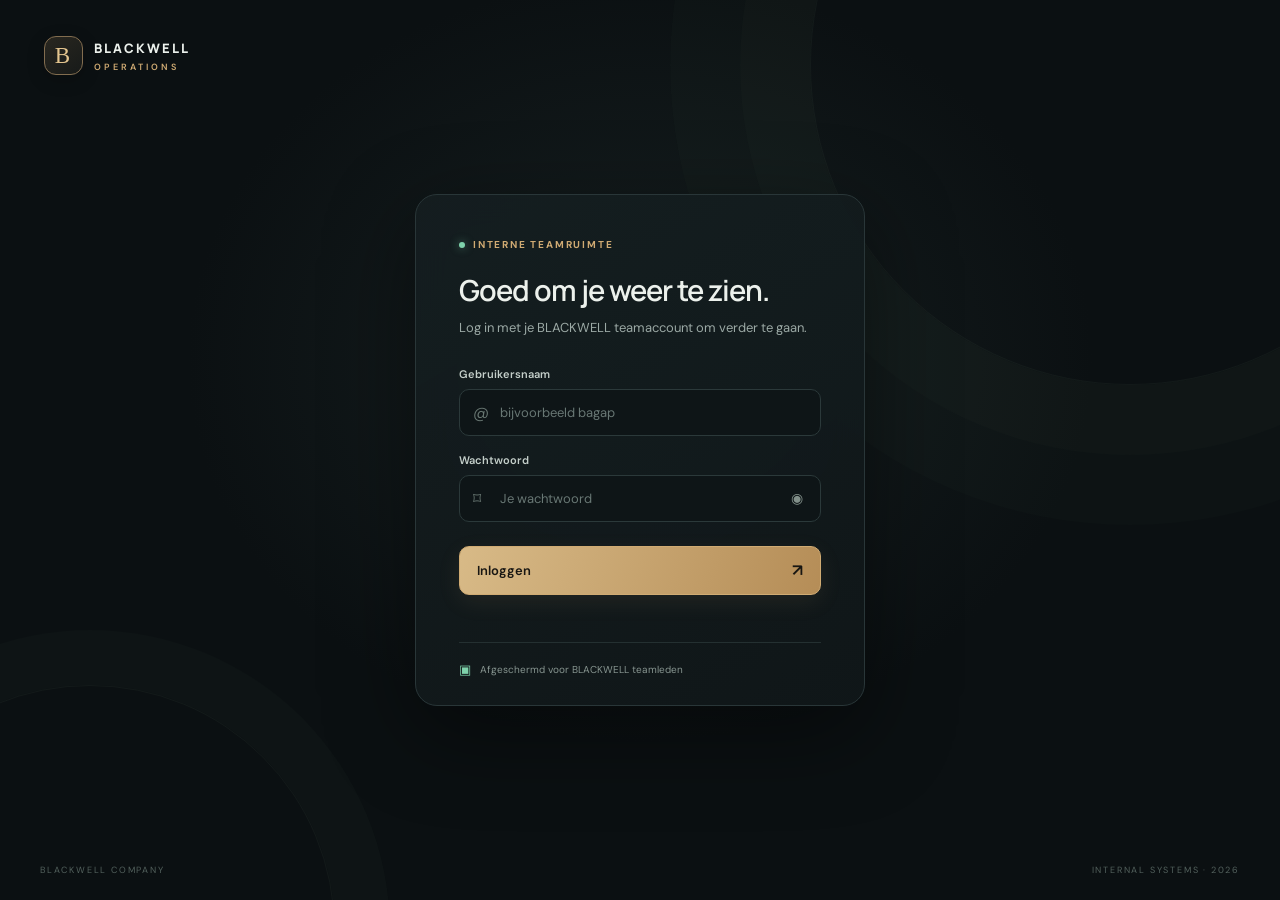
<file: operations/index.html>
<!doctype html>
<html lang="nl">
<head>
  <meta charset="utf-8">
  <meta name="viewport" content="width=device-width, initial-scale=1">
  <meta name="theme-color" content="#0b1012">
  <meta name="description" content="BLACKWELL OPERATIONS — interne werkruimte voor voorraad, listings en verkoop.">
  <title>BLACKWELL OPERATIONS</title>
  <link rel="preconnect" href="https://fonts.googleapis.com">
  <link rel="preconnect" href="https://fonts.gstatic.com" crossorigin>
  <link href="https://fonts.googleapis.com/css2?family=DM+Sans:wght@400;500;600;700&family=Manrope:wght@400;500;600;700;800&display=swap" rel="stylesheet">
  <link rel="stylesheet" href="styles.css">
</head>
<body>
  <section id="loginScreen" class="auth-shell">
    <div class="auth-orb auth-orb-one"></div><div class="auth-orb auth-orb-two"></div>
    <div class="auth-brand"><div class="brand-mark">B</div><div><span>BLACKWELL</span><small>OPERATIONS</small></div></div>
    <div class="auth-card">
      <div class="auth-kicker"><span class="live-dot"></span> INTERNE TEAMRUIMTE</div>
      <h1>Goed om je weer te zien.</h1>
      <p class="auth-copy">Log in met je BLACKWELL teamaccount om verder te gaan.</p>
      <form id="loginForm" autocomplete="on">
        <label for="loginUsername">Gebruikersnaam</label>
        <div class="field-wrap"><span class="field-icon">@</span><input id="loginUsername" name="username" type="text" autocomplete="username" placeholder="bijvoorbeeld bagap" required></div>
        <label for="loginPassword">Wachtwoord</label>
        <div class="field-wrap"><span class="field-icon">⌑</span><input id="loginPassword" name="password" type="password" autocomplete="current-password" placeholder="Je wachtwoord" required><button class="reveal-btn" type="button" data-reveal="loginPassword" aria-label="Toon wachtwoord">◉</button></div>
        <button class="button button-primary button-wide" type="submit"><span>Inloggen</span><span class="button-arrow">↗</span></button>
        <p id="loginError" class="form-error" role="alert"></p>
      </form>
      <div class="auth-foot"><span class="lock-icon">▣</span> Afgeschermd voor BLACKWELL teamleden</div>
    </div>
    <div class="auth-footer"><span>BLACKWELL COMPANY</span><span>INTERNAL SYSTEMS · 2026</span></div>
  </section>

  <div id="appShell" class="app-shell hidden">
    <aside class="sidebar">
      <div class="brand-lockup"><div class="brand-mark">B</div><div><div class="brand-title">BLACKWELL</div><div class="brand-caption">OPERATIONS</div></div></div>
      <div class="workspace-chip"><span class="workspace-badge">✦</span><span><strong>Company workspace</strong><small>Teamomgeving</small></span><span class="chevron">⌄</span></div>
      <nav class="main-nav" aria-label="Hoofdnavigatie">
        <div class="nav-section-label">WERKRUIMTE</div>
        <button class="nav-item active" data-page="overview"><span class="nav-symbol">◫</span><span>Overzicht</span><span class="nav-active-mark"></span></button>
        <button class="nav-item" data-page="inventory"><span class="nav-symbol">▤</span><span>Producten & voorraad</span><span class="nav-count" id="navProductCount">0</span></button>
        <button class="nav-item" data-page="listings"><span class="nav-symbol">↗</span><span>Listing drafts</span><span class="nav-count" id="navListingCount">0</span></button>
        <button class="nav-item" data-page="sales"><span class="nav-symbol">◷</span><span>Verkoop & winst</span></button>
        <button class="nav-item" data-page="tasks"><span class="nav-symbol">✓</span><span>Teamtaken</span><span class="nav-count" id="navTaskCount">0</span></button>
        <div class="nav-section-label nav-gap">BEHEER</div>
        <button class="nav-item admin-only hidden" data-page="team"><span class="nav-symbol">♧</span><span>Medewerkers</span></button>
        <button class="nav-item" data-page="profile"><span class="nav-symbol">⚙</span><span>Mijn profiel</span></button>
      </nav>
      <div class="sidebar-bottom">
        <div class="secure-card"><span class="secure-icon">◈</span><div><strong>Beveiligde omgeving</strong><small>Alleen ingelogde teamleden</small></div><span class="secure-pulse"></span></div>
        <div class="sidebar-user"><div class="avatar" id="sidebarAvatar">B</div><div class="user-meta"><strong id="sidebarName">BLACKWELL</strong><span id="sidebarRole">Team</span></div><button id="logoutButton" class="icon-button logout-icon" title="Uitloggen" aria-label="Uitloggen">↗</button></div>
      </div>
    </aside>

    <main class="main-area">
      <header class="topbar">
        <div class="breadcrumbs"><span>BLACKWELL</span><span class="crumb-divider">/</span><strong id="breadcrumbCurrent">Overzicht</strong></div>
        <div class="topbar-actions"><div class="sync-status"><span class="live-dot"></span><span>Live gesynchroniseerd</span></div><button class="icon-button" id="refreshButton" title="Ververs gegevens" aria-label="Ververs">⟳</button><button class="top-avatar" id="topAvatar">B</button></div>
      </header>
      <div id="pageContent" class="page-content"></div>
    </main>
  </div>
  <div id="modalRoot"></div>
  <div id="toastRoot" class="toast-root" aria-live="polite"></div>
  <script type="module" src="app.js"></script>
</body>
</html>
</file>
<file: operations/styles.css>
:root{color-scheme:dark;--bg:#0b1012;--sidebar:#0e1416;--panel:#111a1d;--panel-2:#151f22;--panel-3:#192528;--line:#253134;--line-soft:#1d292c;--text:#ecf1ec;--muted:#9ba9a5;--quiet:#687772;--gold:#d0ab73;--green:#7ed2ab;--red:#ed998d;--blue:#8eb9db;--violet:#b5a0e0;--radius:15px;font-family:'DM Sans',Arial,sans-serif;color:var(--text);background:var(--bg)}
*{box-sizing:border-box}body{margin:0;min-width:320px;min-height:100vh;background:var(--bg);color:var(--text)}button,input,select,textarea{font:inherit}button{cursor:pointer}button:focus-visible,input:focus-visible,select:focus-visible,textarea:focus-visible{outline:2px solid var(--gold);outline-offset:2px}button:disabled{opacity:.55;cursor:wait}.hidden{display:none!important}
.auth-shell{min-height:100vh;display:grid;place-items:center;position:relative;overflow:hidden;padding:28px;background:radial-gradient(ellipse at 50% 40%,#172021 0,transparent 50%),#0b1012}.auth-orb{position:absolute;border:1px solid #71806d15;border-radius:50%;pointer-events:none}.auth-orb-one{width:640px;height:640px;top:-255px;right:-170px;box-shadow:0 0 0 70px #71806d08,0 0 0 140px #71806d05}.auth-orb-two{width:490px;height:490px;bottom:-275px;left:-155px;box-shadow:0 0 0 55px #71806d07}.auth-brand{position:absolute;top:36px;left:44px;display:flex;align-items:center;gap:11px;font-family:Manrope,sans-serif;font-weight:800;font-size:13px;letter-spacing:2px}.auth-brand small{display:block;color:var(--gold);font:600 9px 'DM Sans',sans-serif;letter-spacing:3px;margin-top:4px}.brand-mark{width:39px;height:39px;display:grid;place-items:center;border:1px solid #826d4f;border-radius:12px;background:linear-gradient(145deg,#292720,#171a19);color:#e4c58f;font:23px Georgia,serif;box-shadow:0 5px 18px #0003}.auth-card{width:min(100%,450px);position:relative;border:1px solid #293638;background:linear-gradient(150deg,#151e20f5,#101719f7);padding:43px 43px 27px;border-radius:22px;box-shadow:0 26px 90px #0007;backdrop-filter:blur(16px)}.auth-kicker,.eyebrow{display:flex;align-items:center;gap:8px;color:var(--gold);font-size:10px;font-weight:700;letter-spacing:1.8px;text-transform:uppercase}.auth-card h1{font:600 29px Manrope,sans-serif;letter-spacing:-1px;margin:19px 0 8px}.auth-copy{font-size:13px;color:var(--muted);margin:0 0 28px;line-height:1.55}.auth-card label,.field-label{display:block;font-size:11px;font-weight:600;color:#c4cfca;margin:17px 0 8px}.field-wrap{position:relative;display:flex;align-items:center}.field-icon{position:absolute;left:14px;color:var(--quiet);font-size:16px;pointer-events:none}.field-wrap input{width:100%;height:47px;border:1px solid #2b393a;border-radius:10px;color:var(--text);background:#0e1517;padding:0 43px 0 40px;font-size:13px;transition:border .18s}.field-wrap input::placeholder{color:#687774}.field-wrap input:focus{border-color:#8b744e;outline:none;box-shadow:0 0 0 3px #d0ab7315}.reveal-btn{position:absolute;right:9px;width:30px;height:30px;border:0;background:none;color:#82908a;font-size:14px}.button{height:42px;display:inline-flex;align-items:center;justify-content:center;gap:12px;border:1px solid #3a4847;border-radius:10px;padding:0 15px;color:#dce5de;background:#172022;font-weight:600;font-size:12px;transition:.18s}.button:hover{background:#202d2e;border-color:#495b58}.button-primary{border-color:#d0ab73;background:linear-gradient(110deg,#d8ba87,#b58d57);color:#181612;box-shadow:0 7px 23px #d0ab7317}.button-primary:hover{border-color:#ecd4a9;background:linear-gradient(110deg,#e7cca0,#c6a06b);color:#111}.button-wide{width:100%;height:49px;justify-content:space-between;padding:0 17px;margin-top:24px;font-size:13px}.button-arrow{font-size:17px}.button-quiet{background:transparent;border-color:var(--line);color:var(--muted)}.button-danger{color:#e9a69d;border-color:#6a3c38;background:#231717}.form-error{color:var(--red);font-size:11px;line-height:1.5;min-height:14px;margin:12px 0 0}.auth-foot{border-top:1px solid #243031;padding-top:18px;margin-top:21px;display:flex;align-items:center;gap:9px;color:#879590;font-size:10px}.lock-icon{color:var(--green);font-size:13px}.auth-footer{position:absolute;bottom:24px;left:40px;right:40px;display:flex;justify-content:space-between;color:#53615d;font-size:9px;letter-spacing:1.8px}
.app-shell{min-height:100vh;display:grid;grid-template-columns:252px minmax(0,1fr);background:radial-gradient(ellipse at 91% 0,#17222350 0,transparent 28%),var(--bg)}.sidebar{height:100vh;position:sticky;top:0;border-right:1px solid var(--line-soft);background:#0d1315;display:flex;flex-direction:column;padding:24px 15px 14px;z-index:3}.brand-lockup{display:flex;align-items:center;gap:11px;padding:0 8px 26px}.brand-title{font:700 13px Manrope,sans-serif;letter-spacing:2px}.brand-caption{color:var(--gold);font-size:9px;letter-spacing:3px;margin-top:4px}.workspace-chip{height:53px;border:1px solid #263335;background:#121a1c;border-radius:11px;display:flex;align-items:center;gap:10px;padding:0 11px;margin:0 1px 22px}.workspace-badge{width:27px;height:27px;display:grid;place-items:center;border-radius:8px;background:#28271e;color:#e1bf83}.workspace-chip strong{display:block;font-size:10px;font-weight:600}.workspace-chip small{display:block;color:var(--quiet);font-size:9px;margin-top:3px}.chevron{margin-left:auto;color:var(--quiet)}.nav-section-label{padding:0 11px 8px;color:#63716d;font-size:9px;letter-spacing:1.7px;font-weight:700}.nav-gap{margin-top:23px}.main-nav{display:grid;align-content:start;gap:3px}.nav-item{position:relative;height:39px;width:100%;border:1px solid transparent;border-radius:9px;background:none;color:#9ba8a4;text-align:left;padding:0 10px;display:flex;align-items:center;gap:11px;font-size:11px;transition:.18s}.nav-item:hover{background:#151e20;color:#e3ebe4}.nav-item.active{background:#1a2425;border-color:#293536;color:#f1f1e9}.nav-symbol{width:18px;text-align:center;color:#bd9b67;font-size:15px}.nav-count{margin-left:auto;border:1px solid #344140;background:#202a2a;border-radius:6px;padding:2px 6px;color:#a9b6b0;font-size:9px}.nav-active-mark{position:absolute;left:-16px;width:2px;height:20px;border-radius:2px;background:var(--gold);display:none}.nav-item.active .nav-active-mark{display:block}.sidebar-bottom{margin-top:auto}.secure-card{display:flex;align-items:center;gap:9px;border:1px solid #253535;background:#111a1b;border-radius:10px;padding:11px 10px;margin:0 1px 14px}.secure-icon{color:var(--green);font-size:16px}.secure-card strong{display:block;color:#d1dad3;font-size:9px;font-weight:600}.secure-card small{display:block;color:#778782;font-size:8px;margin-top:4px}.secure-pulse{width:6px;height:6px;border-radius:50%;background:var(--green);box-shadow:0 0 8px #7ed2ab;margin-left:auto}.sidebar-user{border-top:1px solid var(--line-soft);padding:14px 3px 0;display:flex;align-items:center;gap:10px}.avatar,.top-avatar{width:32px;height:32px;display:grid;place-items:center;flex:0 0 auto;border:1px solid #806d4e;border-radius:10px;background:linear-gradient(145deg,#3a3324,#202523);color:#e6c78f;font:600 11px Manrope,sans-serif}.user-meta{min-width:0}.user-meta strong{display:block;overflow:hidden;text-overflow:ellipsis;white-space:nowrap;font-size:10px}.user-meta span{display:block;color:var(--quiet);font-size:9px;margin-top:3px}.icon-button{width:34px;height:34px;display:grid;place-items:center;border:1px solid transparent;border-radius:9px;background:none;color:#8c9b95;font-size:17px}.icon-button:hover{border-color:#33413e;background:#1b2525;color:#dce6dd}.logout-icon{margin-left:auto}.main-area{min-width:0}.topbar{height:66px;position:sticky;top:0;z-index:2;display:flex;align-items:center;justify-content:space-between;padding:0 34px;border-bottom:1px solid var(--line-soft);background:#0b1012eF;backdrop-filter:blur(14px)}.breadcrumbs{font-size:10px;color:#75827d;letter-spacing:.7px}.crumb-divider{padding:0 10px;color:#485450}.breadcrumbs strong{color:#d9e1da;font-weight:500}.topbar-actions{display:flex;align-items:center;gap:11px}.sync-status{display:flex;align-items:center;gap:7px;padding:7px 10px;border:1px solid #283635;border-radius:20px;color:#87978f;font-size:9px}.live-dot{width:6px;height:6px;border-radius:50%;background:var(--green);box-shadow:0 0 8px #7ed2ab8a}.top-avatar{width:29px;height:29px;border-radius:50%;font-size:10px}.page-content{max-width:1500px;margin:0 auto;padding:30px 34px 50px}.page-heading{display:flex;justify-content:space-between;align-items:flex-end;gap:20px;margin-bottom:22px}.eyebrow{margin:0 0 9px}.page-heading h1{font:600 25px Manrope,sans-serif;letter-spacing:-.8px;margin:0 0 6px}.page-subtitle{color:var(--muted);font-size:11px;line-height:1.5;margin:0}.heading-actions{display:flex;gap:8px;flex-wrap:wrap}.icon-plus{font-size:16px;line-height:0}.welcome-hero{position:relative;overflow:hidden;display:grid;grid-template-columns:1fr auto;align-items:center;gap:25px;min-height:173px;border:1px solid #494336;border-radius:17px;padding:25px 28px;margin-bottom:17px;background:radial-gradient(ellipse at 89% 19%,#d2a95b20 0,transparent 28%),linear-gradient(112deg,#182021,#171c1b 65%,#252119)}.welcome-hero:after{content:'B';position:absolute;right:147px;top:-60px;font:290px Georgia,serif;color:#cfad6810;pointer-events:none}.welcome-copy{position:relative;z-index:1}.welcome-copy .eyebrow{margin-bottom:11px}.welcome-copy h1{font:500 24px Manrope,sans-serif;letter-spacing:-.9px;margin:0 0 8px}.welcome-copy p{max-width:630px;color:#a9b4ae;line-height:1.55;font-size:11px;margin:0}.hero-pill{position:relative;z-index:1;white-space:nowrap;border:1px solid #5c503a;border-radius:22px;background:#2a281f;color:#e3c994;padding:9px 12px;font-size:10px}.hero-pill .live-dot{display:inline-block;margin-right:8px}.metric-grid{display:grid;grid-template-columns:repeat(4,minmax(0,1fr));gap:11px;margin-bottom:17px}.metric-card{position:relative;overflow:hidden;min-height:109px;border:1px solid var(--line);border-radius:13px;background:linear-gradient(150deg,#151e20,#111819);padding:15px 16px}.metric-card:after{content:'';position:absolute;width:80px;height:80px;right:-32px;bottom:-42px;border-radius:50%;border:1px solid #fff08}.metric-top{display:flex;align-items:center;justify-content:space-between;gap:8px;color:#9ba8a2;font-size:9px}.metric-icon{display:grid;place-items:center;width:25px;height:25px;border:1px solid #504733;background:#29261f;border-radius:8px;color:#e1c38c;font-size:12px}.metric-value{font:600 24px Manrope,sans-serif;letter-spacing:-.8px;margin-top:12px}.metric-note{color:#73817a;font-size:9px;margin-top:3px}.metric-note.positive{color:#81c6a2}.grid-two{display:grid;grid-template-columns:minmax(0,1.5fr) minmax(280px,.85fr);gap:13px;margin-bottom:13px}.panel{min-width:0;border:1px solid var(--line);border-radius:13px;background:linear-gradient(155deg,#141d1f,#101718);padding:17px}.panel-head{display:flex;justify-content:space-between;align-items:flex-start;gap:14px;margin-bottom:14px}.panel-title{font:600 13px Manrope,sans-serif;margin:0}.panel-subtitle{color:#798781;font-size:9px;margin:4px 0 0}.text-link{border:0;background:none;color:#d1ae76;font-size:9px;padding:4px}.text-link:hover{color:#f1d4a1}.table-wrap{overflow:auto}.data-table{width:100%;border-collapse:collapse;text-align:left;white-space:nowrap}.data-table th{padding:9px 9px;border-bottom:1px solid #293536;color:#75827e;font-size:8px;font-weight:700;letter-spacing:1px;text-transform:uppercase}.data-table td{padding:11px 9px;border-bottom:1px solid #202b2c;color:#c5d0c9;font-size:10px}.data-table tr:last-child td{border-bottom:0}.product-name{font-weight:600;color:#e1e8e1}.product-sku{display:block;font-size:8px;color:#73817b;margin-top:4px}.tag{display:inline-flex;align-items:center;gap:6px;border:1px solid #34403c;border-radius:20px;background:#172120;padding:5px 8px;color:#aab7ae;font-size:8px}.tag:before{content:'';width:5px;height:5px;border-radius:50%;background:var(--green)}.tag.gold{border-color:#4c4433;background:#24231d;color:#e0c58f}.tag.gold:before{background:var(--gold)}.tag.red{border-color:#583632;background:#271a19;color:#e8a096}.tag.red:before{background:var(--red)}.tag.blue{border-color:#334553;background:#182127;color:#a4c4db}.tag.blue:before{background:var(--blue)}.tag.violet{border-color:#453d56;background:#211e29;color:#c5b3e8}.tag.violet:before{background:var(--violet)}.empty-state{padding:27px 15px;text-align:center;color:#75837d;font-size:10px}.empty-state strong{display:block;color:#bdc9c1;font-size:11px;margin-bottom:6px}.empty-icon{width:36px;height:36px;display:grid;place-items:center;border:1px solid #354140;border-radius:12px;background:#182221;color:var(--gold);font-size:17px;margin:0 auto 10px}.task-list{display:grid;gap:8px}.task-row{display:grid;grid-template-columns:17px 1fr auto;gap:10px;align-items:center;border:1px solid #243032;border-radius:9px;background:#121a1b;padding:10px}.task-check{width:15px;height:15px;border:1px solid #54635c;border-radius:5px;background:none;color:#8fd3a8;font-size:10px;padding:0}.task-row.done .task-check{border-color:#4b7b62;background:#203529}.task-row.done .task-title{text-decoration:line-through;color:#83928a}.task-title{font-size:10px;color:#d9e1da;font-weight:500}.task-meta{color:#77847e;font-size:8px;margin-top:4px}.task-date{color:#899790;font-size:8px}.status-select{max-width:120px;border:1px solid #33403e;border-radius:7px;background:#121a1b;padding:6px 7px;color:#cbd5cd;font-size:9px}.filter-bar{display:flex;gap:9px;align-items:center;flex-wrap:wrap;margin-bottom:13px}.search-field{min-width:210px;flex:1;position:relative}.search-field span{position:absolute;left:11px;top:9px;color:#7f8d87}.search-field input{width:100%;height:34px;border:1px solid #293636;border-radius:8px;background:#11191a;color:#e2e9e2;padding:0 12px 0 31px;font-size:10px}.filter-select{height:34px;border:1px solid #293636;border-radius:8px;background:#11191a;color:#aebbb3;padding:0 27px 0 10px;font-size:9px}.profit-positive{color:#82cfaa!important}.profit-negative{color:#ef9e92!important}.avatar-small{width:25px;height:25px;display:inline-grid;place-items:center;border-radius:8px;background:#252920;border:1px solid #484637;color:#dfc58e;font-size:9px;font-weight:700}.listing-card-grid{display:grid;grid-template-columns:repeat(3,minmax(0,1fr));gap:12px}.listing-card{border:1px solid #2a3737;border-radius:12px;background:linear-gradient(150deg,#151e1e,#111819);padding:15px;display:flex;flex-direction:column;min-height:189px}.listing-top{display:flex;justify-content:space-between;align-items:center}.platform-mark{color:#d1ae76;font-size:9px;font-weight:700;letter-spacing:.7px}.listing-card h3{font:600 12px Manrope,sans-serif;line-height:1.4;margin:13px 0 7px}.listing-description{color:#82908a;font-size:9px;line-height:1.45;display:-webkit-box;-webkit-line-clamp:2;-webkit-box-orient:vertical;overflow:hidden}.listing-bottom{display:flex;justify-content:space-between;align-items:center;margin-top:auto;padding-top:15px}.listing-price{font:600 15px Manrope,sans-serif}.listing-actions{display:flex;gap:5px}.mini-action{width:27px;height:27px;border:1px solid #30403c;border-radius:7px;background:#172120;color:#aab8b0}.mini-action:hover{color:#efd099;border-color:#746244}.section-block{margin-top:16px}.profile-grid{display:grid;grid-template-columns:minmax(0,1fr) 280px;gap:14px}.profile-card{border:1px solid var(--line);border-radius:14px;background:linear-gradient(150deg,#151e20,#111819);padding:21px}.profile-identity{display:flex;align-items:center;gap:14px;padding-bottom:19px;border-bottom:1px solid #253131;margin-bottom:19px}.profile-large-avatar{width:54px;height:54px;border:1px solid #897451;border-radius:16px;display:grid;place-items:center;background:linear-gradient(145deg,#3c3423,#1c2422);color:#ebcb91;font:700 18px Manrope,sans-serif}.profile-identity h2{font:600 15px Manrope,sans-serif;margin:0 0 5px}.profile-identity p{font-size:10px;color:#8b9993;margin:0}.form-grid{display:grid;grid-template-columns:repeat(2,minmax(0,1fr));gap:0 14px}.form-control{display:block;width:100%;height:38px;border:1px solid #2b3939;border-radius:8px;background:#0e1517;color:#dfe7df;padding:0 10px;font-size:10px}.form-control.textarea{height:75px;resize:vertical;padding:10px}.theme-pickers{display:flex;gap:9px;margin-top:6px}.theme-choice{width:28px;height:28px;border:2px solid transparent;border-radius:50%;padding:0}.theme-choice.selected{outline:2px solid #e4cfaa;outline-offset:2px}.theme-choice[data-theme=gold]{background:#d0ab73}.theme-choice[data-theme=emerald]{background:#65c496}.theme-choice[data-theme=violet]{background:#ac8ce0}.theme-choice[data-theme=blue]{background:#75a9d2}.toggle-row{display:flex;align-items:center;justify-content:space-between;padding:12px 0;border-bottom:1px solid #263131}.toggle-copy strong{display:block;font-size:10px;color:#d5dfd7}.toggle-copy small{display:block;font-size:9px;color:#7e8b85;margin-top:4px}.switch{position:relative;width:35px;height:19px;border:1px solid #3a4845;border-radius:20px;background:#222b2b;padding:0}.switch:after{content:'';position:absolute;width:13px;height:13px;left:2px;top:2px;border-radius:50%;background:#7f8c86;transition:.2s}.switch.on{border-color:#8b754e;background:#493a24}.switch.on:after{left:18px;background:#edcb8f}.admin-note{border:1px solid #4b4637;border-radius:10px;background:#201f19;padding:13px;color:#bcb69f;font-size:9px;line-height:1.55}.admin-note strong{display:block;color:#e0ca96;margin-bottom:5px}.employee-grid{display:grid;grid-template-columns:repeat(3,minmax(0,1fr));gap:10px}.employee-card{border:1px solid #2b3837;border-radius:11px;background:#141c1d;padding:13px;display:flex;align-items:center;gap:10px}.employee-card .employee-main{min-width:0;flex:1}.employee-card strong{display:block;overflow:hidden;text-overflow:ellipsis;white-space:nowrap;font-size:10px}.employee-card small{display:block;color:#7e8b85;font-size:8px;margin-top:4px}.employee-actions{display:flex;gap:4px}.employee-card.inactive{opacity:.55}.inline-actions{display:flex;gap:7px;align-items:center}.metric-highlight{color:var(--gold)}.chart{height:132px;display:flex;align-items:flex-end;gap:8px;padding:12px 5px 3px}.chart-col{flex:1;min-width:10px;display:flex;flex-direction:column;justify-content:flex-end;align-items:center;height:100%;gap:6px}.chart-bar{width:min(100%,30px);min-height:3px;border-radius:5px 5px 2px 2px;background:linear-gradient(180deg,#e1c18a,#87704b);box-shadow:0 0 14px #d0ab7318}.chart-label{color:#78847e;font-size:8px}.chart-amount{color:#aab7af;font-size:8px}.toast-root{position:fixed;right:22px;bottom:20px;z-index:20;display:grid;gap:8px}.toast{min-width:240px;max-width:380px;border:1px solid #345045;border-radius:10px;background:#15211d;color:#d9e8dd;padding:12px 14px;box-shadow:0 10px 30px #0005;font-size:10px;animation:toast-in .2s ease}.toast.error{border-color:#6b413c;background:#251918;color:#f1c4be}@keyframes toast-in{from{transform:translateY(8px);opacity:0}to{transform:translateY(0);opacity:1}}
.modal-backdrop{position:fixed;inset:0;z-index:10;background:#06090bd9;display:grid;place-items:center;padding:20px;backdrop-filter:blur(5px)}.modal{width:min(100%,540px);max-height:90vh;overflow:auto;border:1px solid #35413e;border-radius:16px;background:#121a1b;box-shadow:0 28px 90px #0008}.modal-head{display:flex;justify-content:space-between;align-items:flex-start;padding:19px 20px 14px;border-bottom:1px solid #263231}.modal-head h2{font:600 15px Manrope,sans-serif;margin:0}.modal-head p{font-size:9px;color:#83918b;margin:5px 0 0}.modal-close{border:0;background:none;color:#91a099;font-size:18px}.modal-body{padding:17px 20px}.modal-foot{display:flex;justify-content:flex-end;gap:8px;padding:12px 20px 18px;border-top:1px solid #263231}.credentials-box{border:1px solid #4d4938;background:#211f19;border-radius:10px;padding:14px;margin-top:12px}.credentials-box strong{display:block;color:#e7d19e;font-size:11px;margin-bottom:8px}.credential-line{display:flex;justify-content:space-between;gap:12px;color:#d6ddd5;font-size:10px;padding:5px 0}.credential-line code{color:#f4d494}.modal-help{color:#85938c;font-size:9px;line-height:1.5;margin-top:10px}.spinning{animation:spin 1s linear infinite}@keyframes spin{to{transform:rotate(360deg)}}
body.compact .data-table td{padding-top:7px;padding-bottom:7px}body.compact .metric-card{min-height:92px;padding:12px}body.compact .panel{padding:13px}
body[data-theme=emerald]{--gold:#73d0a4;--green:#73d0a4}body[data-theme=violet]{--gold:#b89be8;--green:#b89be8}body[data-theme=blue]{--gold:#8ab6dd;--green:#8ab6dd}
@media(max-width:1120px){.app-shell{grid-template-columns:220px minmax(0,1fr)}.sidebar{padding-inline:12px}.main-area .topbar{padding-inline:24px}.page-content{padding-inline:24px}.metric-grid{grid-template-columns:repeat(2,minmax(0,1fr))}.listing-card-grid{grid-template-columns:repeat(2,minmax(0,1fr))}.employee-grid{grid-template-columns:repeat(2,minmax(0,1fr))}}
@media(max-width:780px){.app-shell{grid-template-columns:1fr}.sidebar{height:auto;position:relative;padding:12px 14px;border-right:0;border-bottom:1px solid var(--line-soft)}.brand-lockup{padding:0 2px 11px}.brand-mark{width:33px;height:33px}.workspace-chip,.secure-card,.sidebar-user,.nav-section-label{display:none}.main-nav{display:flex;overflow:auto;gap:5px;padding-bottom:2px}.main-nav .nav-gap{display:none}.nav-item{flex:0 0 auto;width:auto;padding:0 10px;font-size:10px}.nav-item .nav-count{display:none}.nav-item .nav-active-mark{left:8px;bottom:-3px;width:calc(100% - 16px);height:2px}.topbar{height:53px!important;padding:0 15px!important}.sync-status{font-size:0;border:0;padding:4px}.sync-status .live-dot{width:7px;height:7px}.page-content{padding:21px 15px 36px}.welcome-hero{grid-template-columns:1fr;padding:20px;min-height:0}.welcome-hero:after{right:-20px}.hero-pill{justify-self:start}.grid-two{grid-template-columns:1fr}.profile-grid{grid-template-columns:1fr}.profile-grid .admin-note{grid-row:1}.page-heading{align-items:flex-start;flex-direction:column}.heading-actions{width:100%}.heading-actions .button{flex:1}.auth-brand{top:20px;left:20px}.auth-card{padding:33px 24px 24px}.auth-footer{left:20px;right:20px;bottom:14px;font-size:7px}.form-grid{grid-template-columns:1fr}.employee-grid{grid-template-columns:1fr 1fr}}
@media(max-width:500px){.metric-grid{gap:7px}.metric-card{padding:12px;min-height:100px}.metric-value{font-size:21px}.listing-card-grid{grid-template-columns:1fr}.employee-grid{grid-template-columns:1fr}.topbar-actions{gap:3px}.page-heading h1{font-size:22px}.auth-shell{padding:18px}.auth-card{padding:29px 20px 22px}.auth-card h1{font-size:24px}.auth-footer span:last-child{display:none}.data-table td,.data-table th{padding-left:6px;padding-right:6px}.welcome-copy h1{font-size:21px}}
</file>
